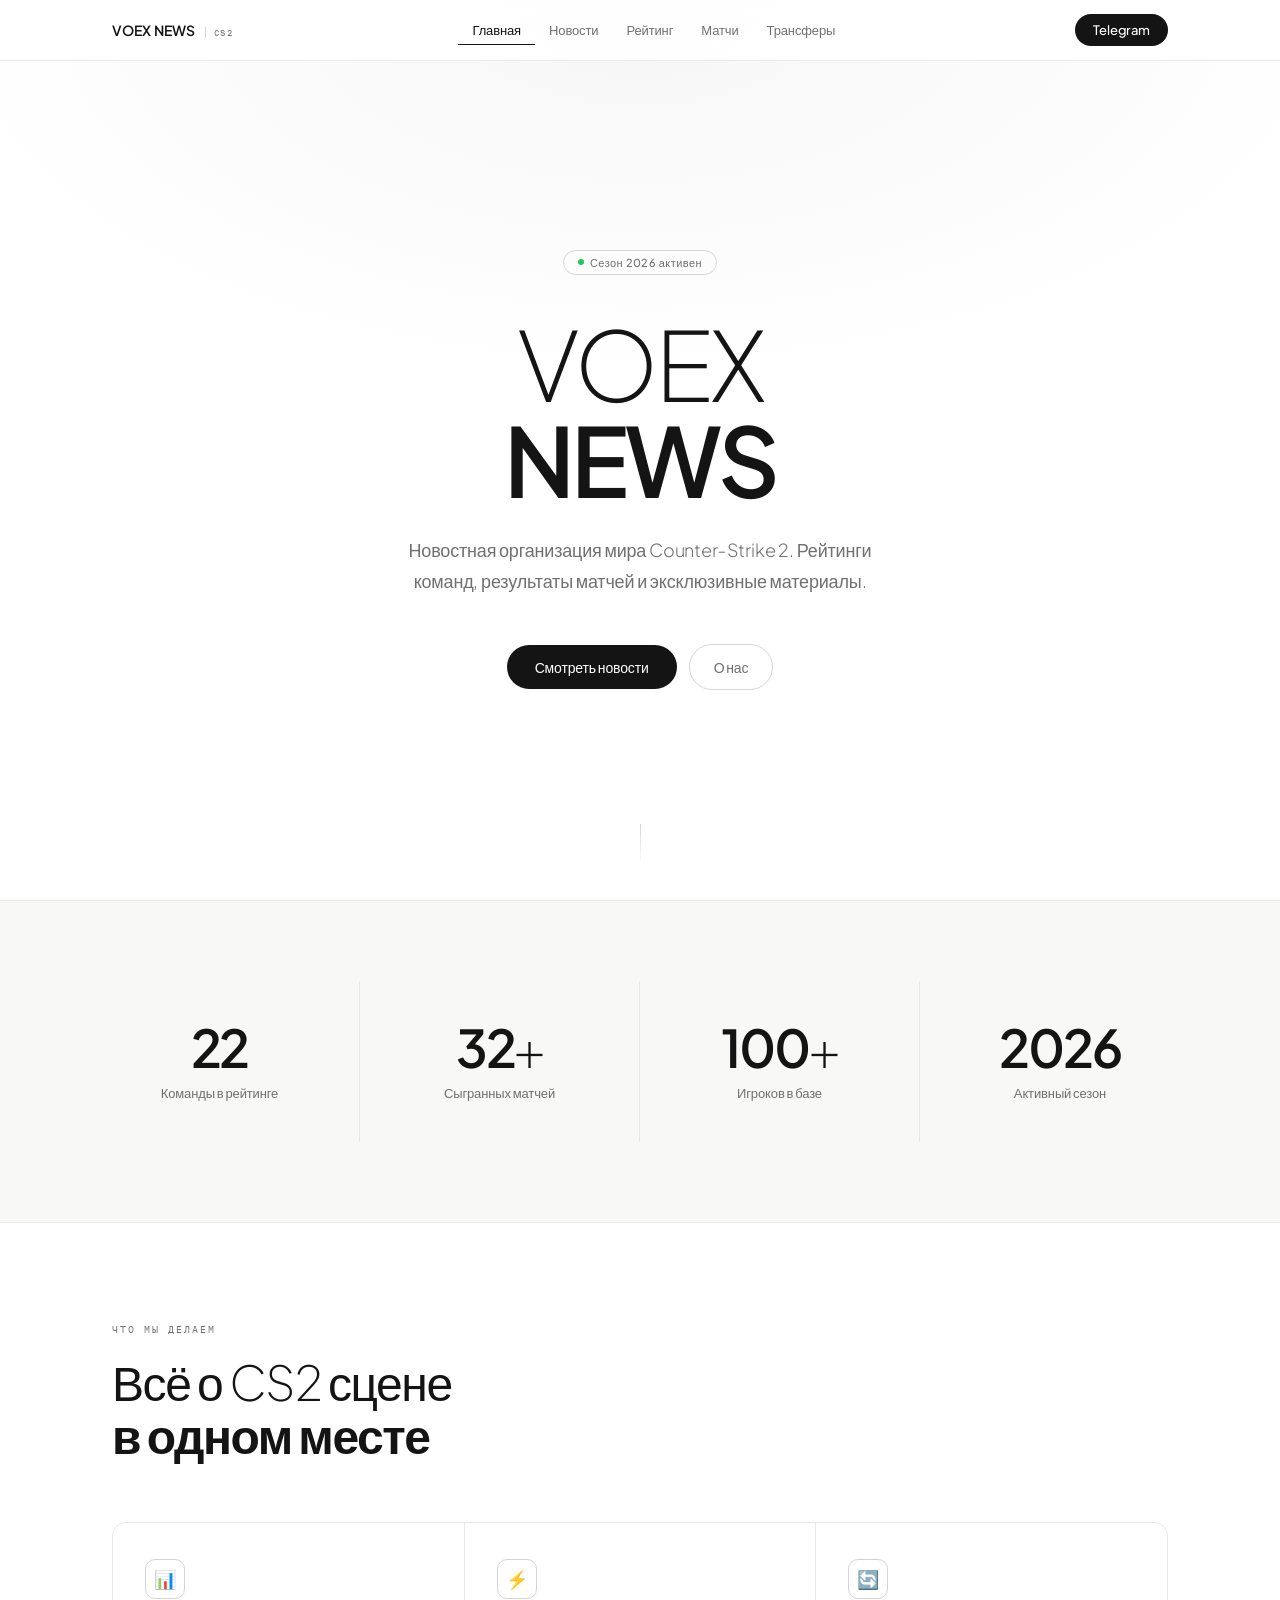
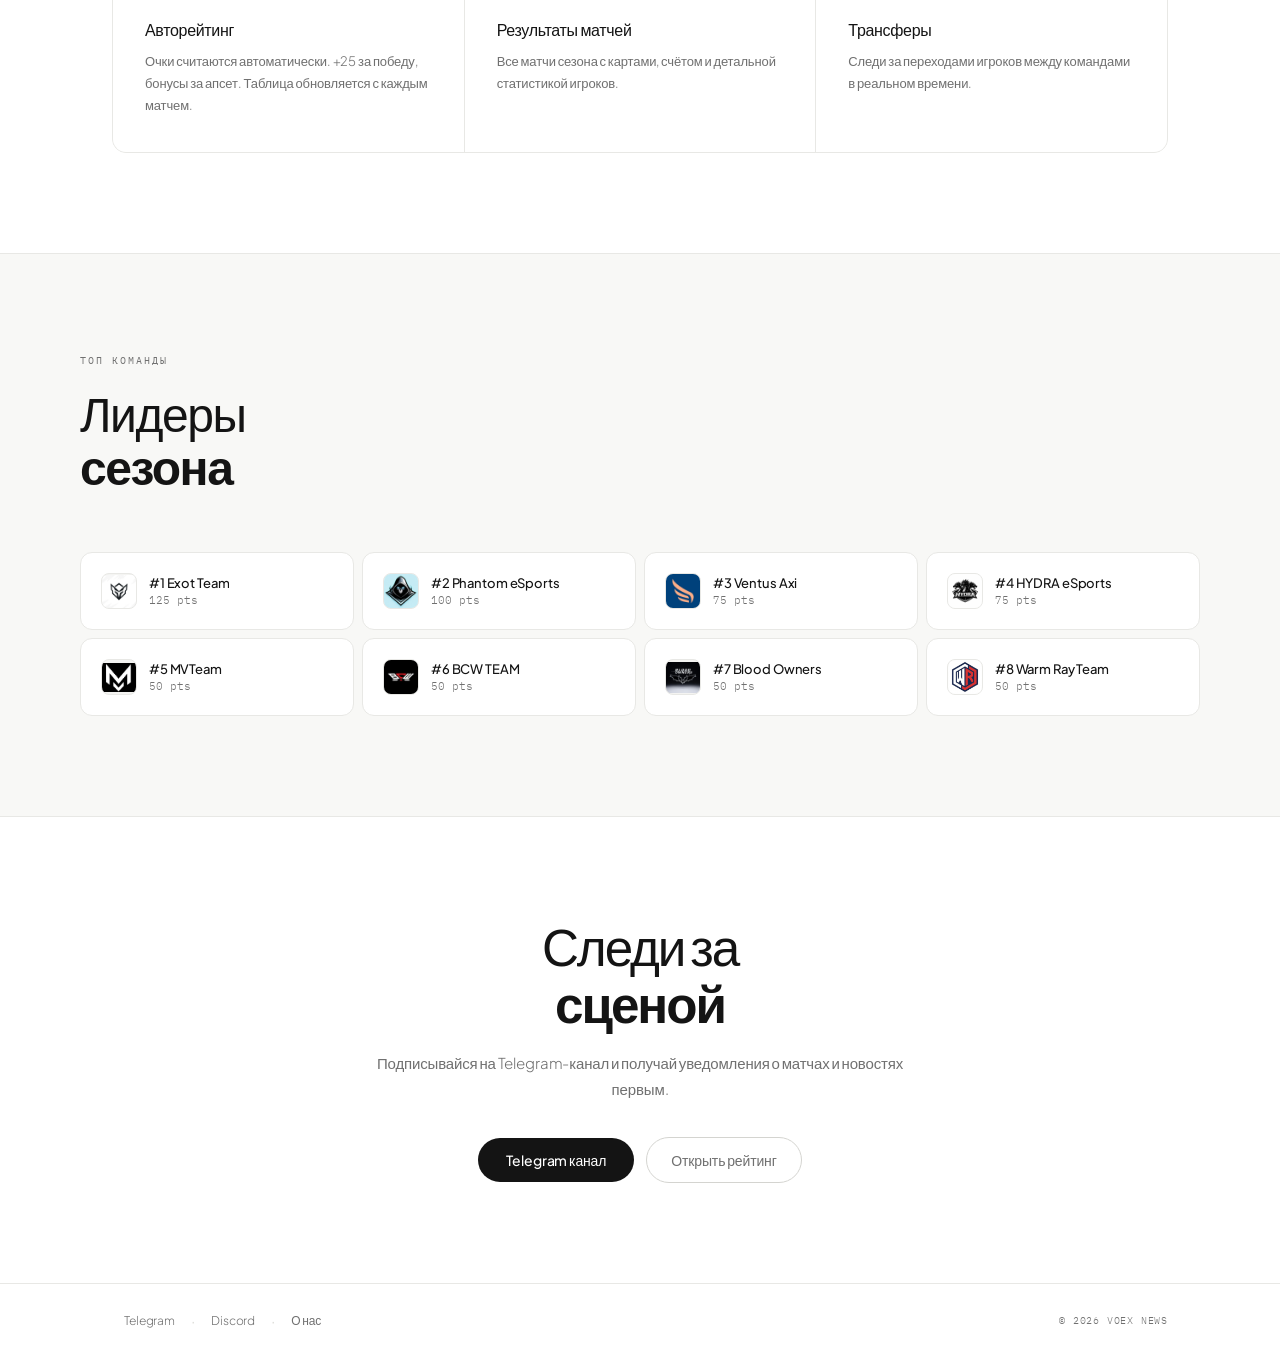
<file: index.html>
<!DOCTYPE html>
<html lang="ru">
<head>
  <meta charset="UTF-8">
  <meta name="viewport" content="width=device-width, initial-scale=1.0">
  <title>VOEX NEWS</title>
  <link href="https://fonts.googleapis.com/css2?family=Plus+Jakarta+Sans:wght@200;300;400;500;600;700&family=IBM+Plex+Mono:wght@400;500&display=swap" rel="stylesheet">
  <link rel="stylesheet" href="style.css">
  <style>
    .page-section {
      display: none;
      opacity: 0;
      transform: translateY(10px);
      transition: opacity 0.35s ease, transform 0.35s ease;
    }
    .page-section.active {
      display: block;
      opacity: 1;
      transform: translateY(0);
    }
    .hero-overlay {
      position: fixed; inset: 0;
      background: #fff;
      z-index: 1000;
      pointer-events: none;
      animation: heroReveal 1s cubic-bezier(0.4,0,0.2,1) 0.2s forwards;
    }
    @keyframes heroReveal {
      0% { opacity: 1; }
      100% { opacity: 0; visibility: hidden; }
    }
  </style>
</head>
<body>

<div class="hero-overlay"></div>
<div class="page-loader"><div class="page-loader-inner">VOEX NEWS</div></div>

<!-- HEADER -->
<header class="header">
  <div class="header-inner">
    <a href="#" class="logo-link" id="logo-home">
      <div class="logo">VOEX NEWS <span>CS2</span></div>
    </a>
    <nav class="header-nav">
      <button type="button" class="nav-link active" data-page="landing">Главная</button>
      <button type="button" class="nav-link" data-page="news-section">Новости</button>
      <button type="button" class="nav-link" data-page="teams-section">Рейтинг</button>
      <button type="button" class="nav-link" data-page="matches-section">Матчи</button>
      <button type="button" class="nav-link" data-page="transfers-section">Трансферы</button>
    </nav>
    <a href="https://t.me/voexnews" target="_blank" class="header-cta">Telegram</a>
  </div>
</header>

<!-- Основной контейнер -->
<main class="landing">

  <!-- 1. Главная (лендинг) -->
  <section id="landing" class="page-section active">
    <div class="hero">
      <div class="hero-badge">
        <span class="hero-badge-dot"></span>
        Сезон 2026 активен
      </div>
      <h1 class="hero-title">
        VOEX<br><strong>NEWS</strong>
      </h1>
      <p class="hero-sub">
        Новостная организация мира Counter‑Strike 2. Рейтинги команд, результаты матчей и эксклюзивные материалы.
      </p>
      <div class="hero-actions">
        <a href="#" class="btn-primary" id="goto-news">Смотреть новости</a>
        <a href="about.html" class="btn-secondary">О нас</a>
      </div>
      <div class="hero-scroll">
        <div class="hero-scroll-line"></div>
      </div>
    </div>

    <!-- Stats -->
    <section class="stats-section reveal-section">
      <div class="stats-inner">
        <div class="stat-item">
          <span class="stat-num"><strong id="stat-teams">24</strong></span>
          <span class="stat-label">Команды в рейтинге</span>
        </div>
        <div class="stat-item">
          <span class="stat-num"><strong id="stat-matches">30</strong><span style="font-weight:200">+</span></span>
          <span class="stat-label">Сыгранных матчей</span>
        </div>
        <div class="stat-item">
          <span class="stat-num"><strong>100</strong><span style="font-weight:200">+</span></span>
          <span class="stat-label">Игроков в базе</span>
        </div>
        <div class="stat-item">
          <span class="stat-num"><strong>2026</strong></span>
          <span class="stat-label">Активный сезон</span>
        </div>
      </div>
    </section>

    <!-- Features -->
    <section class="features-section reveal-section">
      <p class="section-eyebrow">Что мы делаем</p>
      <h2 class="section-title">Всё о CS2 сцене<br><strong>в одном месте</strong></h2>
      <div class="features-grid">
        <div class="feature-card">
          <div class="feature-icon">📊</div>
          <div class="feature-title">Авторейтинг</div>
          <div class="feature-desc">Очки считаются автоматически. +25 за победу, бонусы за апсет. Таблица обновляется с каждым матчем.</div>
        </div>
        <div class="feature-card">
          <div class="feature-icon">⚡</div>
          <div class="feature-title">Результаты матчей</div>
          <div class="feature-desc">Все матчи сезона с картами, счётом и детальной статистикой игроков.</div>
        </div>
        <div class="feature-card">
          <div class="feature-icon">🔄</div>
          <div class="feature-title">Трансферы</div>
          <div class="feature-desc">Следи за переходами игроков между командами в реальном времени.</div>
        </div>
      </div>
    </section>

    <!-- Teams preview -->
    <section class="teams-preview-section reveal-section">
      <div class="teams-preview-inner">
        <p class="section-eyebrow">Топ команды</p>
        <h2 class="section-title">Лидеры<br><strong>сезона</strong></h2>
        <div class="teams-preview-grid" id="teams-preview"></div>
      </div>
    </section>

    <!-- CTA -->
    <section class="cta-section reveal-section">
      <div class="cta-inner">
        <h2 class="cta-title">Следи за<br><strong>сценой</strong></h2>
        <p class="cta-sub">Подписывайся на Telegram-канал и получай уведомления о матчах и новостях первым.</p>
        <div class="hero-actions" style="justify-content:center">
          <a href="https://t.me/voexnews" target="_blank" class="btn-primary">Telegram канал</a>
          <a href="#" class="btn-secondary" id="goto-rating">Открыть рейтинг</a>
        </div>
      </div>
    </section>
  </section>

  <!-- 2. Новости -->
  <section id="news-section" class="page-section">
    <div class="app-main">
      <h1 class="app-section-title">Новости</h1>
      <p class="app-section-sub">Последние события CS2 сцены</p>
      <div id="news-list" class="news-list"></div>
    </div>
  </section>

  <!-- 3. Рейтинг -->
  <section id="teams-section" class="page-section">
    <div class="app-main">
      <h1 class="app-section-title">Рейтинг</h1>
      <p class="app-section-sub">Таблица считается автоматически по результатам матчей</p>
      <div id="teams-list" class="teams-list"></div>
    </div>
  </section>

  <!-- 4. Матчи -->
  <section id="matches-section" class="page-section">
    <div class="app-main">
      <h1 class="app-section-title">Матчи</h1>
      <p class="app-section-sub">Все результаты сезона</p>
      <div id="matches-list" class="matches-list"></div>
    </div>
  </section>

  <!-- 5. Трансферы -->
  <section id="transfers-section" class="page-section">
    <div class="app-main">
      <h1 class="app-section-title">Трансферы</h1>
      <p class="app-section-sub">Переходы игроков между командами</p>
      <div id="transfers-list" class="transfers-list"></div>
    </div>
  </section>

</main>

<footer class="footer">
  <div class="footer-inner">
    <div class="footer-links">
      <a class="footer-link" href="https://t.me/voexnews" target="_blank">Telegram</a>
      <span class="footer-sep">·</span>
      <a class="footer-link" href="https://discord.gg/jpZfktsR" target="_blank">Discord</a>
      <span class="footer-sep">·</span>
      <a class="footer-link" href="about.html">О нас</a>
    </div>
    <div class="footer-copy">© 2026 VOEX NEWS</div>
  </div>
</footer>

<script src="data.js"></script>
<script src="engine.js"></script>
<script>
  // ════════════ Управление вкладками ════════════
  const navButtons = document.querySelectorAll('.nav-link');
  const sections = document.querySelectorAll('.page-section');

  function switchPage(pageId) {
    navButtons.forEach(btn => btn.classList.toggle('active', btn.dataset.page === pageId));
    sections.forEach(sec => sec.classList.toggle('active', sec.id === pageId));
    sessionStorage.setItem('activePage', pageId);
    window.scrollTo({ top: 0, behavior: 'smooth' });
  }

  navButtons.forEach(btn => {
    btn.addEventListener('click', () => switchPage(btn.dataset.page));
  });

  // Восстановление вкладки
  const savedPage = sessionStorage.getItem('activePage');
  if (savedPage && document.getElementById(savedPage)) {
    switchPage(savedPage);
  }

  // Кнопки внутри лендинга
  document.getElementById('goto-news')?.addEventListener('click', (e) => {
    e.preventDefault();
    switchPage('news-section');
  });
  document.getElementById('goto-rating')?.addEventListener('click', (e) => {
    e.preventDefault();
    switchPage('teams-section');
  });
  document.getElementById('logo-home')?.addEventListener('click', (e) => {
    e.preventDefault();
    switchPage('landing');
  });

  // ════════════ Статистика и данные ════════════
  const teams = DATABASE.teams || [];
  const matches = DATABASE.matches || [];
  document.getElementById("stat-teams").textContent = teams.length;
  document.getElementById("stat-matches").textContent = matches.length;

  // Топ-8 команд
  const { finalMap, rankMap, finalSorted } = VOEX.buildRankings();
  const top8 = finalSorted.slice(0, 8);
  const svgPlaceholder = `<svg viewBox="0 0 24 24" fill="none" style="width:16px;height:16px;opacity:0.25"><rect x="2" y="2" width="20" height="20" rx="4" stroke="currentColor" stroke-width="1.5"/></svg>`;

  document.getElementById("teams-preview").innerHTML = top8.map(t => {
    const pts = finalMap.get(t.name) ?? 0;
    const rank = rankMap.get(t.name) ?? "—";
    const safeId = encodeURIComponent(t.id);
    return `
      <a href="team.html?team=${safeId}" class="team-preview-card">
        <div class="team-preview-logo">
          <img src="logo/${safeId}.jpg" alt="${t.name}" onerror="this.style.display='none'">
        </div>
        <div>
          <div class="team-preview-name">#${rank} ${t.name}</div>
          <div class="team-preview-pts">${pts} pts</div>
        </div>
      </a>`;
  }).join("");

  // ════════════ Контент вкладок ════════════
  // --- Новости ---
  const newsList = document.getElementById("news-list");
  const news = (DATABASE.news || []).filter(n => n.title);
  if (news.length > 0) {
    newsList.innerHTML = news.map(n => `
      <a href="news.html?id=${n.id}" class="news-card ${n.featured ? "featured" : ""}">
        <div class="news-card-top">
          <span class="news-cat">${n.cat || "Новость"}</span>
          <span>${n.date || ""}</span>
        </div>
        <div class="news-title">${n.title}</div>
        <p>${n.desc || ""}</p>
      </a>`).join("");
  } else {
    newsList.innerHTML = `<div class="news-empty">Новостей пока нет — следите за обновлениями</div>`;
  }

  // --- Рейтинг ---
  document.getElementById("teams-list").innerHTML = finalSorted.map((t, i) => {
    const rank = rankMap.get(t.name) ?? (i + 1);
    const pts = finalMap.get(t.name) ?? 0;
    const safeId = encodeURIComponent(t.id);
    return `
      <a href="team.html?team=${safeId}" class="team-card">
        <div class="team-rank">${rank}</div>
        <div class="team-logo">
          <img src="logo/${safeId}.jpg" alt="${t.name}" onerror="this.style.display='none'">
        </div>
        <div class="team-info">
          <div class="team-name">${t.name}</div>
          <div class="team-meta">${t.meta}</div>
        </div>
        <div class="team-points">${pts} pts</div>
      </a>`;
  }).join("");

  // --- Матчи ---
  function teamMatchBlock(name, isRight) {
    const t = (DATABASE.teams || []).find(t => t.name === name);
    const safeId = t ? encodeURIComponent(t.id) : '';
    const logoHtml = `<div class="match-team-logo">
      ${t ? `<img src="logo/${safeId}.jpg" alt="${name}" onerror="this.style.display='none'">` : `<span style="opacity:0.25">—</span>`}
    </div>`;
    const nameHtml = t
      ? `<a href="team.html?team=${safeId}" class="match-team-link">${name}</a>`
      : `<span class="match-team-plain">${name || "—"}</span>`;
    return `<div class="match-team${isRight ? " r" : ""}">${logoHtml}${nameHtml}</div>`;
  }

  const matchesList = document.getElementById("matches-list");
  if ((DATABASE.matches || []).length > 0) {
    matchesList.innerHTML = [...DATABASE.matches].reverse().map(m => `
      <div class="match-card">
        <div class="match-top">
          <span>${m.date || ""}</span>
          <span>${m.format || ""}</span>
        </div>
        <div class="match-body">
          ${teamMatchBlock(m.team1 || "", false)}
          <div class="match-score">${m.score || "—:—"}</div>
          ${teamMatchBlock(m.team2 || "", true)}
        </div>
        <div class="match-maps">
          ${(m.maps || []).filter(mp => mp && mp.trim() && mp !== "-").map(mp => `<span class="match-map-item">${mp}</span>`).join("")}
        </div>
      </div>`).join("");
  } else {
    matchesList.innerHTML = `<div class="news-empty">Матчей пока нет</div>`;
  }

  // --- Трансферы ---
  const typeLabel = {
    join: { text: "Переход", cls: "tf-join" },
    leave: { text: "Уход", cls: "tf-leave" },
    loan: { text: "Аренда", cls: "tf-loan" },
    free: { text: "Свободный", cls: "tf-free" }
  };
  const transfersList = document.getElementById("transfers-list");
  const transfers = [...(DATABASE.transfers || [])].sort((a, b) => b.id - a.id);
  if (transfers.length > 0) {
    transfersList.innerHTML = transfers.map(t => {
      const tl = typeLabel[t.type] || { text: t.type, cls: "tf-join" };
      const fromTeam = DATABASE.teams.find(x => x.name === t.from);
      const toTeam = DATABASE.teams.find(x => x.name === t.to);
      const fromLink = fromTeam
        ? `<a href="team.html?team=${encodeURIComponent(fromTeam.id)}" class="tf-team-link">${t.from}</a>`
        : `<span class="tf-team-plain">${t.from}</span>`;
      const toLink = toTeam
        ? `<a href="team.html?team=${encodeURIComponent(toTeam.id)}" class="tf-team-link">${t.to}</a>`
        : `<span class="tf-team-plain">${t.to}</span>`;
      return `
        <div class="transfer-card">
          <div class="transfer-meta">
            <span class="transfer-date">${t.date || ""}</span>
            <span class="transfer-type ${tl.cls}">${tl.text}</span>
          </div>
          <div class="transfer-body">
            <span class="transfer-player">${t.player}</span>
            <div class="transfer-route">${fromLink}<span class="transfer-arrow">→</span>${toLink}</div>
          </div>
        </div>`;
    }).join("");
  } else {
    transfersList.innerHTML = `<div class="news-empty">Трансферов пока нет</div>`;
  }

  // Intersection Observer для reveal-секций
  const revealSections = document.querySelectorAll('.reveal-section');
  const observer = new IntersectionObserver((entries) => {
    entries.forEach(entry => {
      if (entry.isIntersecting) {
        entry.target.classList.add('revealed');
        observer.unobserve(entry.target);
      }
    });
  }, { threshold: 0.15, rootMargin: '0px 0px -40px 0px' });
  revealSections.forEach(section => observer.observe(section));
</script>
</body>
</html>
</file>
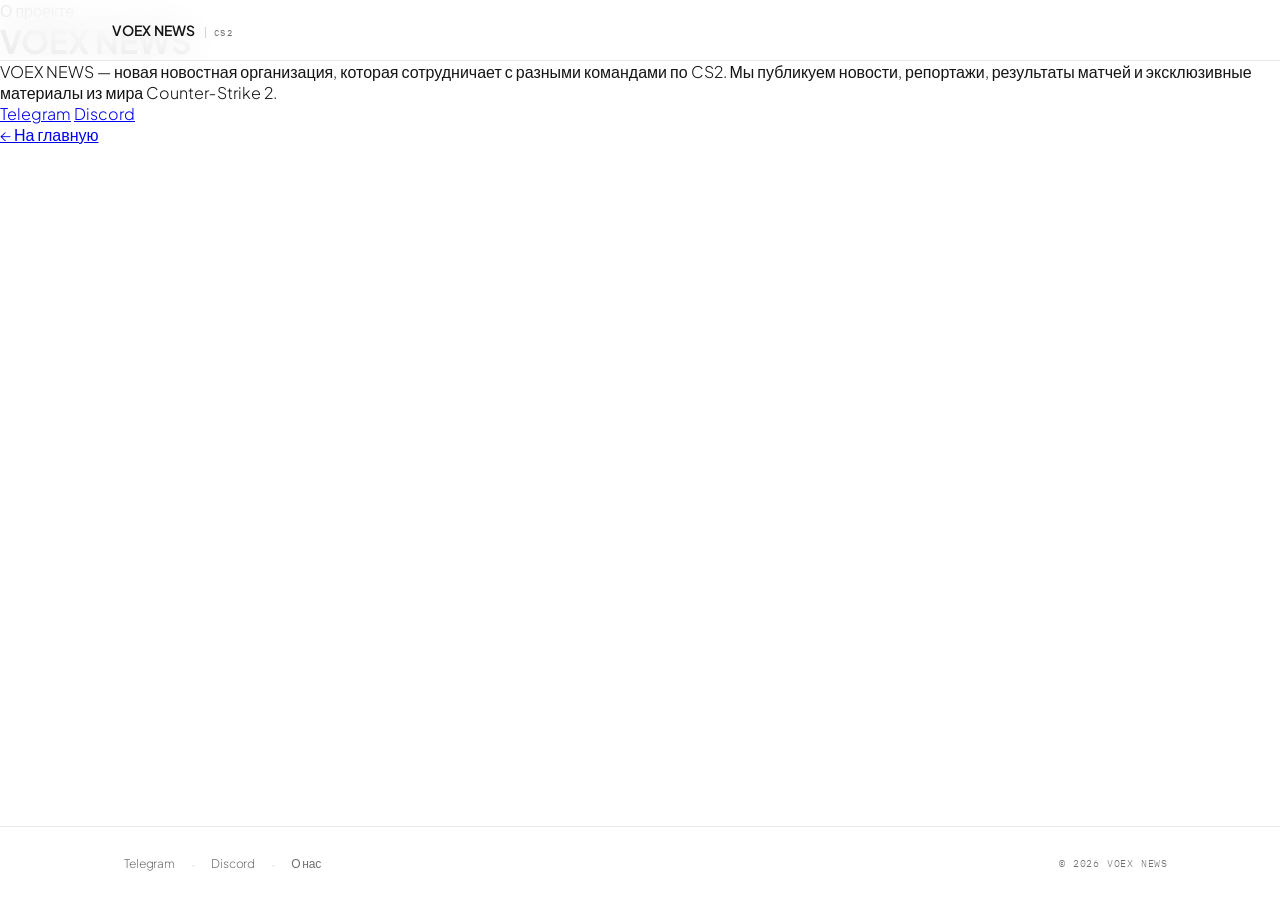
<file: about.html>
<!DOCTYPE html>
<html lang="ru">
<head>
  <meta charset="UTF-8">
  <meta name="viewport" content="width=device-width, initial-scale=1.0">
  <title>VOEX NEWS — О нас</title>
  <link href="https://fonts.googleapis.com/css2?family=Plus+Jakarta+Sans:wght@200;300;400;500;600;700&family=IBM+Plex+Mono:wght@400;500&display=swap" rel="stylesheet">
  <link rel="stylesheet" href="style.css">
</head>
<body>
<div class="page-loader"><div class="page-loader-inner">VOEX NEWS</div></div>
<header class="header">
  <div class="header-inner">
    <a href="index.html" class="logo-link"><div class="logo">VOEX NEWS <span>CS2</span></div></a>
  </div>
</header>
<main class="about">
  <div class="about-eyebrow">О проекте</div>
  <h1 class="about-title">VOEX NEWS</h1>
  <div class="about-divider"></div>
  <p class="about-text">
    VOEX NEWS — новая новостная организация, которая сотрудничает с разными командами по CS2.
    Мы публикуем новости, репортажи, результаты матчей и эксклюзивные материалы из мира Counter‑Strike 2.
  </p>
  <div class="about-links">
    <a href="https://t.me/voexnews" target="_blank" class="about-social">Telegram</a>
    <a href="https://discord.gg/jpZfktsR" target="_blank" class="about-social">Discord</a>
  </div>
  <a href="index.html" class="back-btn">← На главную</a>
</main>
<footer class="footer">
  <div class="footer-inner">
    <div class="footer-links">
      <a class="footer-link" href="https://t.me/voexnews" target="_blank">Telegram</a>
      <span class="footer-sep">·</span>
      <a class="footer-link" href="https://discord.gg/jpZfktsR" target="_blank">Discord</a>
      <span class="footer-sep">·</span>
      <a class="footer-link" href="about.html">О нас</a>
    </div>
    <div class="footer-copy">© 2026 VOEX NEWS</div>
  </div>
</footer>
</body>
</html>
</file>
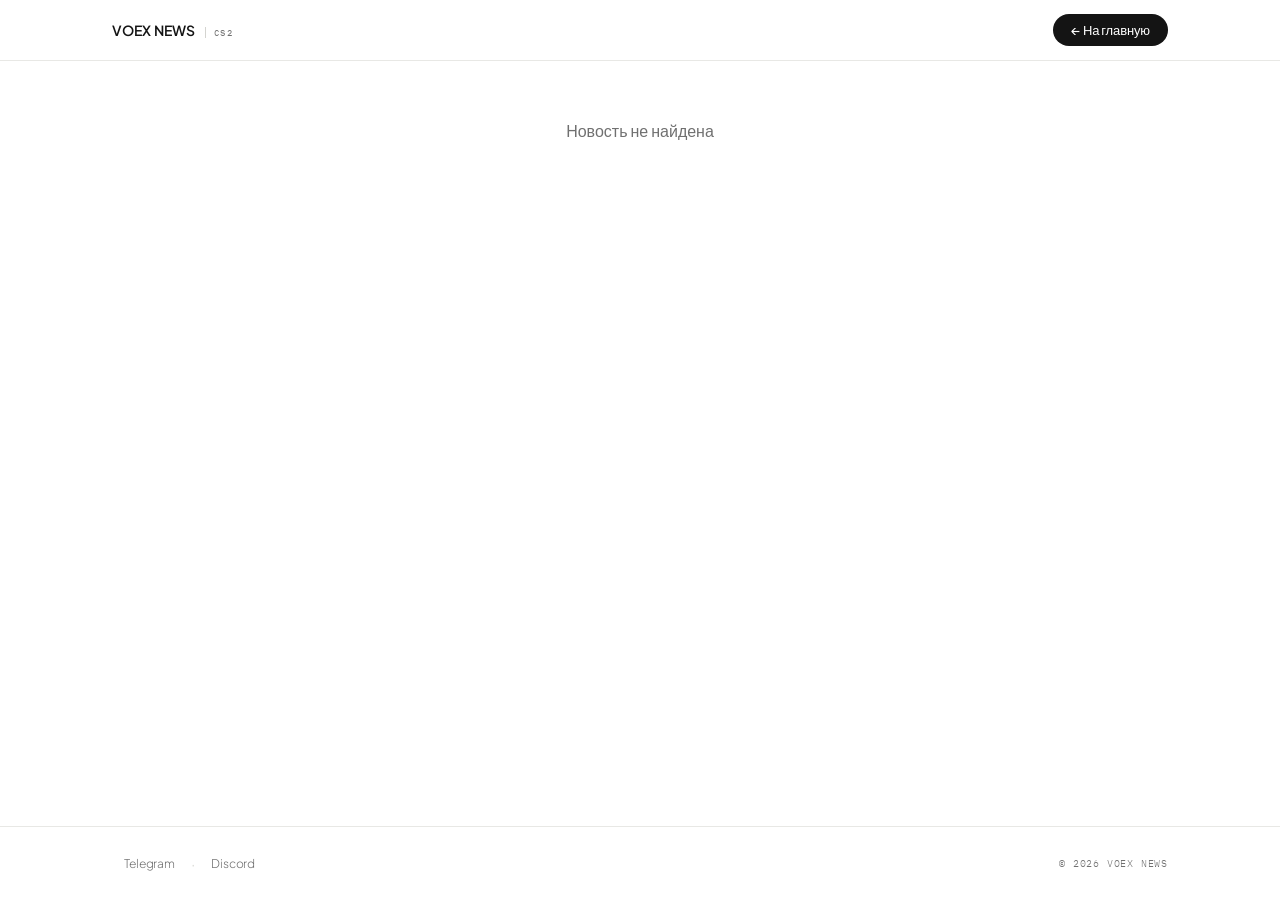
<file: news.html>
<!DOCTYPE html>
<html lang="ru">
<head>
  <meta charset="UTF-8">
  <meta name="viewport" content="width=device-width, initial-scale=1.0">
  <title>VOEX NEWS - Статья</title>
  <link href="https://fonts.googleapis.com/css2?family=Plus+Jakarta+Sans:wght@200;300;400;500;600;700&family=IBM+Plex+Mono:wght@400;500&display=swap" rel="stylesheet">
  <link rel="stylesheet" href="style.css">
  <style>
    .news-page {
      flex: 1;
      width: 100%;
      max-width: 800px;
      margin: 0 auto;
      padding: 80px var(--pad) 60px;
    }

    .news-hero-image {
      width: 100%;
      height: 400px;
      border-radius: 16px;
      background: linear-gradient(135deg, var(--bg2) 0%, var(--border) 100%);
      margin-bottom: 40px;
      overflow: hidden;
      display: flex;
      align-items: center;
      justify-content: center;
      color: var(--muted);
      font-size: 80px;
    }

    .news-hero-image img {
      width: 100%;
      height: 100%;
      object-fit: cover;
    }

    .news-meta {
      display: flex;
      align-items: center;
      gap: 16px;
      margin-bottom: 24px;
      font-family: 'IBM Plex Mono', monospace;
      font-size: 11px;
      color: var(--muted);
      text-transform: uppercase;
      letter-spacing: 0.08em;
    }

    .news-cat-badge {
      background: var(--surface2);
      padding: 4px 12px;
      border-radius: 6px;
      font-size: 10px;
    }

    .news-date {
      color: var(--muted);
    }

    .news-title {
      font-size: clamp(32px, 5vw, 48px);
      font-weight: 200;
      letter-spacing: -0.03em;
      line-height: 1.1;
      margin-bottom: 24px;
      color: var(--text);
    }

    .news-content {
      font-size: 16px;
      line-height: 1.8;
      color: var(--muted);
      font-weight: 300;
      margin-bottom: 40px;
    }

    .news-content p {
      margin-bottom: 18px;
    }

    .back-link {
      display: inline-flex;
      align-items: center;
      gap: 8px;
      padding: 10px 20px;
      border: 1px solid var(--border2);
      border-radius: 999px;
      background: var(--surface2);
      color: var(--muted);
      text-decoration: none;
      font-size: 13px;
      transition: all var(--transition);
    }

    .back-link:hover {
      color: var(--text);
      border-color: var(--border);
    }

    @media (max-width: 768px) {
      .news-page {
        padding: 60px var(--pad) 40px;
      }

      .news-hero-image {
        height: 250px;
        margin-bottom: 30px;
      }

      .news-title {
        font-size: 28px;
        margin-bottom: 20px;
      }

      .news-content {
        font-size: 14px;
        line-height: 1.7;
      }
    }
  </style>
</head>
<body>

<header class="header">
  <div class="header-inner">
    <a href="index.html" class="logo-link">
      <div class="logo">VOEX NEWS <span>CS2</span></div>
    </a>
    <div style="flex: 1;"></div>
    <a href="index.html" class="header-cta">← На главную</a>
  </div>
</header>

<main class="news-page">
  <div class="news-hero-image" id="news-image">
    📰
  </div>

  <div class="news-meta">
    <span class="news-cat-badge" id="news-cat">Новость</span>
    <span class="news-date" id="news-date">—</span>
  </div>

  <h1 class="news-title" id="news-title">—</h1>

  <div class="news-content" id="news-content">
    <!-- Заполнится JS -->
  </div>

  <a href="index.html" class="back-link">← Назад к новостям</a>
</main>

<footer class="footer">
  <div class="footer-inner">
    <div class="footer-links">
      <a class="footer-link" href="https://t.me/voexnews" target="_blank">Telegram</a>
      <span class="footer-sep">·</span>
      <a class="footer-link" href="https://discord.gg/jpZfktsR" target="_blank">Discord</a>
    </div>
    <div class="footer-copy">© 2026 VOEX NEWS</div>
  </div>
</footer>

<script src="data.js"></script>
<script>
  // Получить ID новости из URL
  function getNewsIdFromUrl() {
    const params = new URLSearchParams(window.location.search);
    return params.get('id');
  }

  // Инициализация
  function initNewsPage() {
    const newsId = getNewsIdFromUrl();
    if (!newsId) {
      document.querySelector('.news-page').innerHTML = '<p style="padding: 40px; text-align: center; color: var(--muted);">Новость не найдена</p>';
      return;
    }

    const news = getNewsById(newsId);
    if (!news) {
      document.querySelector('.news-page').innerHTML = '<p style="padding: 40px; text-align: center; color: var(--muted);">Новость не найдена</p>';
      return;
    }

    // Заполнить данные
    document.getElementById('news-cat').textContent = news.cat || 'Новость';
    document.getElementById('news-date').textContent = news.date || '';
    document.getElementById('news-title').textContent = news.title;
    document.getElementById('news-content').innerHTML = `<p>${news.content || news.desc}</p>`;

    // Обработать изображение
    const imageContainer = document.getElementById('news-image');
    if (news.image) {
      imageContainer.innerHTML = `<img src="news/${news.image}" alt="${news.title}">`;
    }

    document.title = `VOEX NEWS - ${news.title}`;
  }

  // Запустить при загрузке
  document.addEventListener('DOMContentLoaded', initNewsPage);
</script>
</body>
</html>
</file>
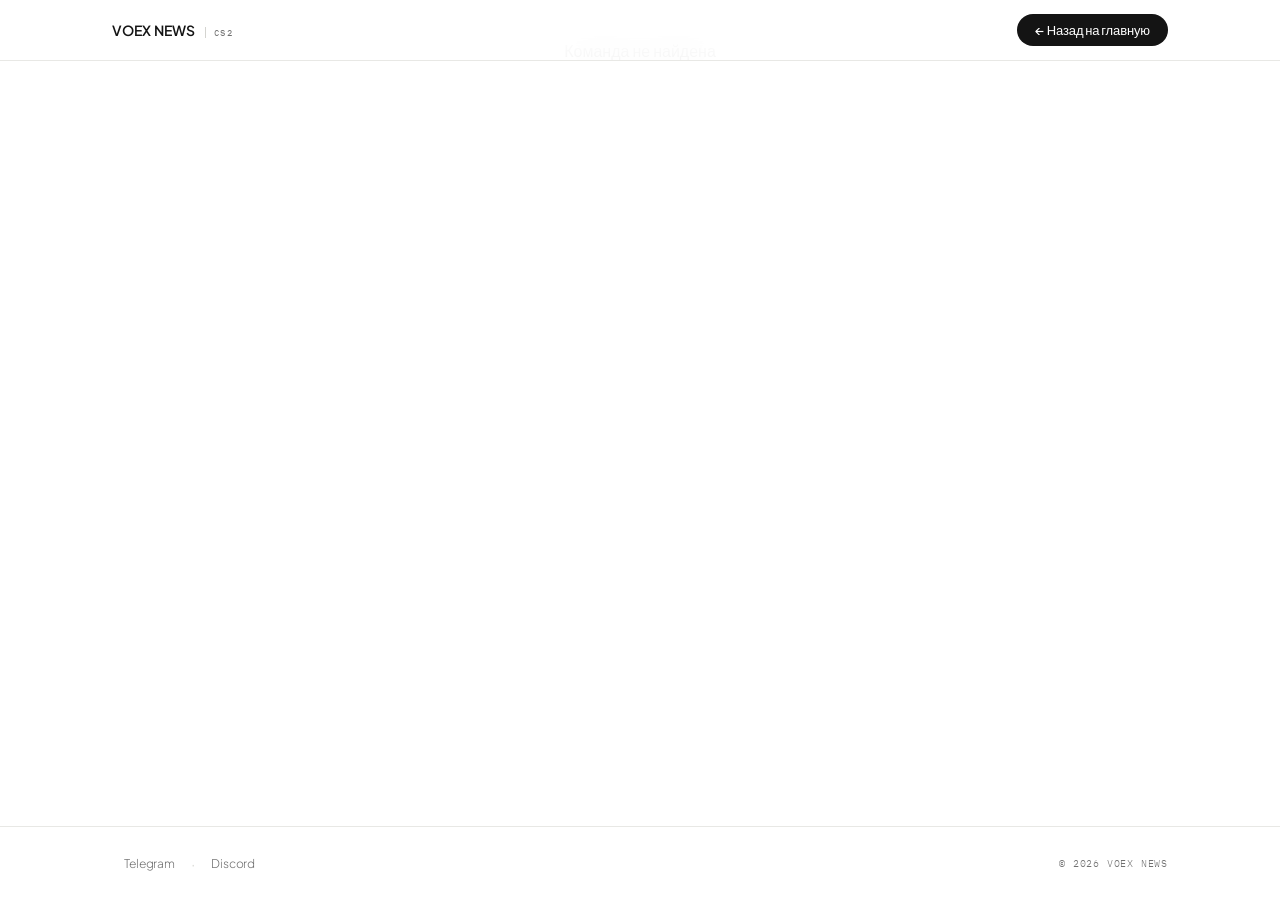
<file: team.html>
<!DOCTYPE html>
<html lang="ru">
<head>
  <meta charset="UTF-8">
  <meta name="viewport" content="width=device-width, initial-scale=1.0">
  <title>VOEX NEWS - Профиль команды</title>
  <link href="https://fonts.googleapis.com/css2?family=Plus+Jakarta+Sans:wght@200;300;400;500;600;700&family=IBM+Plex+Mono:wght@400;500&display=swap" rel="stylesheet">
  <link rel="stylesheet" href="style.css">
  <style>
    .team-page {
      flex: 1;
      width: 100%;
      max-width: 1120px;
      margin: 0 auto;
      padding: 0;
    }

    .team-hero {
      background: linear-gradient(135deg, #141414 0%, #1a1a1a 100%);
      padding: 60px var(--pad) 40px;
      display: flex;
      align-items: center;
      gap: 40px;
      color: #fff;
    }

    .team-logo-box {
      width: 140px;
      height: 140px;
      border-radius: 16px;
      background: rgba(255, 255, 255, 0.1);
      border: 2px solid rgba(255, 255, 255, 0.2);
      display: flex;
      align-items: center;
      justify-content: center;
      overflow: hidden;
      flex-shrink: 0;
    }

    .team-logo-box img {
      width: 100%;
      height: 100%;
      object-fit: contain;
      padding: 10px;
    }

    .team-logo-placeholder {
      width: 80px;
      height: 80px;
      opacity: 0.25;
      font-size: 80px;
    }

    .team-hero-info {
      flex: 1;
    }

    .team-hero-name {
      font-size: 48px;
      font-weight: 300;
      letter-spacing: -0.03em;
      margin-bottom: 8px;
    }

    .team-hero-meta {
      font-size: 14px;
      color: rgba(255, 255, 255, 0.6);
      margin-bottom: 20px;
      font-family: 'IBM Plex Mono', monospace;
    }

    .team-hero-buttons {
      display: flex;
      gap: 12px;
    }

    .team-btn {
      padding: 10px 20px;
      border-radius: 999px;
      border: 1px solid rgba(255, 255, 255, 0.3);
      background: rgba(255, 255, 255, 0.1);
      color: #fff;
      text-decoration: none;
      font-size: 13px;
      font-weight: 500;
      cursor: pointer;
      transition: all 0.24s ease;
    }

    .team-btn:hover {
      background: rgba(255, 255, 255, 0.2);
      border-color: rgba(255, 255, 255, 0.5);
    }

    .team-content {
      padding: 60px var(--pad);
    }

    .team-section {
      margin-bottom: 60px;
    }

    .team-section-title {
      font-size: 18px;
      font-weight: 500;
      margin-bottom: 30px;
      display: flex;
      align-items: center;
      gap: 10px;
    }

    .team-section-icon {
      font-size: 24px;
    }

    .team-players-grid {
      display: grid;
      grid-template-columns: repeat(auto-fit, minmax(120px, 1fr));
      gap: 20px;
      margin-bottom: 40px;
    }

    .player-card {
      background: var(--bg2);
      border: 1px solid var(--border);
      border-radius: 12px;
      padding: 16px;
      text-align: center;
      transition: all var(--transition);
    }

    .player-card:hover {
      border-color: var(--border2);
      box-shadow: 0 4px 12px rgba(0, 0, 0, 0.08);
    }

    .player-name {
      font-size: 13px;
      font-weight: 500;
      color: var(--text);
      word-break: break-word;
    }

    .achievements-list {
      display: flex;
      flex-direction: column;
      gap: 12px;
    }

    .achievement-item {
      background: var(--bg2);
      border: 1px solid var(--border);
      border-radius: 10px;
      padding: 12px 16px;
      font-size: 13px;
      color: var(--text);
      display: flex;
      align-items: center;
      gap: 10px;
    }

    .achievement-item::before {
      content: "🏆";
      font-size: 16px;
    }

    .stats-grid {
      display: grid;
      grid-template-columns: repeat(auto-fit, minmax(200px, 1fr));
      gap: 16px;
    }

    .stat-box {
      background: var(--bg2);
      border: 1px solid var(--border);
      border-radius: 12px;
      padding: 20px;
    }

    .stat-label {
      font-size: 12px;
      color: var(--muted);
      text-transform: uppercase;
      letter-spacing: 0.08em;
      font-family: 'IBM Plex Mono', monospace;
      margin-bottom: 8px;
    }

    .stat-value {
      font-size: 32px;
      font-weight: 300;
      color: var(--text);
      letter-spacing: -0.02em;
    }

    .matches-list-container {
      display: flex;
      flex-direction: column;
      gap: 8px;
    }

    .back-btn {
      display: inline-flex;
      align-items: center;
      gap: 8px;
      margin-top: 40px;
      padding: 10px 20px;
      border: 1px solid var(--border2);
      border-radius: 999px;
      background: var(--surface2);
      color: var(--muted);
      text-decoration: none;
      font-size: 13px;
      transition: all var(--transition);
    }

    .back-btn:hover {
      color: var(--text);
      border-color: var(--border);
    }

    @media (max-width: 768px) {
      .team-hero {
        flex-direction: column;
        text-align: center;
        padding: 40px var(--pad);
      }

      .team-hero-name {
        font-size: 32px;
      }

      .team-hero-buttons {
        justify-content: center;
      }

      .team-content {
        padding: 40px var(--pad);
      }

      .team-players-grid {
        grid-template-columns: repeat(auto-fit, minmax(100px, 1fr));
      }

      .stats-grid {
        grid-template-columns: repeat(2, 1fr);
      }
    }
  </style>
</head>
<body>

<header class="header">
  <div class="header-inner">
    <a href="index.html" class="logo-link">
      <div class="logo">VOEX NEWS <span>CS2</span></div>
    </a>
    <div style="flex: 1;"></div>
    <a href="index.html" class="header-cta">← Назад на главную</a>
  </div>
</header>

<main class="team-page">

  <!-- Hero -->
  <div class="team-hero">
    <div class="team-logo-box">
      <img id="team-logo-img" src="" alt="logo" onerror="this.style.display='none'">
      <div id="team-logo-placeholder" class="team-logo-placeholder">🏆</div>
    </div>
    <div class="team-hero-info">
      <h1 class="team-hero-name" id="team-name">-</h1>
      <div class="team-hero-meta" id="team-meta">-</div>
      <div class="team-hero-buttons">
        <a id="team-telegram" href="#" target="_blank" class="team-btn">Telegram</a>
        <button class="team-btn" onclick="window.location.href='index.html'">В рейтинг</button>
      </div>
    </div>
  </div>

  <!-- Content -->
  <div class="team-content">

    <!-- Состав команды -->
    <div class="team-section">
      <h2 class="team-section-title"><span class="team-section-icon">👥</span> Состав команды</h2>
      <div class="team-players-grid" id="team-players">
        <!-- Заполнится JS -->
      </div>
    </div>

    <!-- Достижения -->
    <div class="team-section">
      <h2 class="team-section-title"><span class="team-section-icon">🏅</span> Достижения</h2>
      <div class="achievements-list" id="team-achievements">
        <!-- Заполнится JS -->
      </div>
    </div>

    <!-- Статистика -->
    <div class="team-section">
      <h2 class="team-section-title"><span class="team-section-icon">📊</span> Статистика</h2>
      <div class="stats-grid" id="team-stats">
        <!-- Заполнится JS -->
      </div>
    </div>

    <!-- История матчей -->
    <div class="team-section">
      <h2 class="team-section-title"><span class="team-section-icon">🎮</span> История матчей</h2>
      <div class="matches-list-container" id="team-matches">
        <!-- Заполнится JS -->
      </div>
    </div>

    <a href="index.html" class="back-btn">← Назад в рейтинг</a>
  </div>

</main>

<footer class="footer">
  <div class="footer-inner">
    <div class="footer-links">
      <a class="footer-link" href="https://t.me/voexnews" target="_blank">Telegram</a>
      <span class="footer-sep">·</span>
      <a class="footer-link" href="https://discord.gg/jpZfktsR" target="_blank">Discord</a>
    </div>
    <div class="footer-copy">© 2026 VOEX NEWS</div>
  </div>
</footer>

<script src="data.js"></script>
<script src="engine.js"></script>
<script>
  // Получить ID команды из URL
  function getTeamFromUrl() {
    const params = new URLSearchParams(window.location.search);
    return params.get('team');
  }

  // Инициализация
  function initTeamPage() {
    const teamId = getTeamFromUrl();
    if (!teamId) {
      document.querySelector('.team-page').innerHTML = '<p style="padding: 40px; text-align: center; color: var(--muted);">Команда не найдена</p>';
      return;
    }

    const team = getTeamById(teamId);
    if (!team) {
      document.querySelector('.team-page').innerHTML = '<p style="padding: 40px; text-align: center; color: var(--muted);">Команда не найдена</p>';
      return;
    }

    // Заполнить данные команды
    document.getElementById('team-name').textContent = team.name;
    document.getElementById('team-meta').textContent = team.meta + ' • ' + team.region;
    document.getElementById('team-logo-img').src = `logo/${encodeURIComponent(team.id)}.jpg`;
    document.getElementById('team-telegram').href = team.telegram;

    // Заполнить состав
    const playersContainer = document.getElementById('team-players');
    playersContainer.innerHTML = team.players.filter(p => p.trim()).map(player => `
      <div class="player-card">
        <div class="player-name">${player}</div>
      </div>
    `).join('');

    // Заполнить достижения
    const achievementsContainer = document.getElementById('team-achievements');
    if (team.achievements && team.achievements.length > 0) {
      achievementsContainer.innerHTML = team.achievements.map(ach => `
        <div class="achievement-item">${ach}</div>
      `).join('');
    } else {
      achievementsContainer.innerHTML = '<div style="padding: 20px; text-align: center; color: var(--muted); font-size: 13px;">Нет достижений</div>';
    }

    // Получить статистику
    const { finalMap, rankMap } = VOEX.buildRankings();
    const stats = VOEX.getTeamStats(team.name);
    const rank = rankMap.get(team.name) ?? '—';
    const pts = finalMap.get(team.name) ?? 0;

    const statsContainer = document.getElementById('team-stats');
    statsContainer.innerHTML = `
      <div class="stat-box">
        <div class="stat-label">Сыграно матчей</div>
        <div class="stat-value">${stats.total}</div>
      </div>
      <div class="stat-box">
        <div class="stat-label">Побед</div>
        <div class="stat-value" style="color: #15803d;">${stats.wins}</div>
      </div>
      <div class="stat-box">
        <div class="stat-label">Поражений</div>
        <div class="stat-value" style="color: #dc2626;">${stats.losses}</div>
      </div>
      <div class="stat-box">
        <div class="stat-label">Процент побед</div>
        <div class="stat-value">${stats.winrate}%</div>
      </div>
      <div class="stat-box">
        <div class="stat-label">Место в рейтинге</div>
        <div class="stat-value">#${rank}</div>
      </div>
      <div class="stat-box">
        <div class="stat-label">Очки</div>
        <div class="stat-value">${pts}</div>
      </div>
    `;

    // Заполнить матчи
    const matches = getTeamMatches(team.name);
    const matchesContainer = document.getElementById('team-matches');
    
    if (matches.length === 0) {
      matchesContainer.innerHTML = '<div style="padding: 20px; text-align: center; color: var(--muted); font-size: 13px;">Матчи отсутствуют</div>';
    } else {
      matchesContainer.innerHTML = matches.reverse().map(m => {
        const opponent = m.team1 === team.name ? m.team2 : m.team1;
        const isWin = (m.team1 === team.name && m.score.split(':')[0] > m.score.split(':')[1]) ||
                      (m.team2 === team.name && m.score.split(':')[1] > m.score.split(':')[0]);
        
        return `
          <div class="match-card" style="margin-bottom: 8px;">
            <div class="match-top">
              <span>${m.date}</span>
              <span style="color: ${isWin ? '#15803d' : '#dc2626'}; font-weight: 500;">${isWin ? 'Победа' : 'Поражение'}</span>
            </div>
            <div class="match-body">
              <div class="match-team">${team.name}</div>
              <div class="match-score">${m.score}</div>
              <div class="match-team r">${opponent}</div>
            </div>
            <div class="match-maps">
              ${m.maps.map(map => `<span class="match-map-item">${map}</span>`).join('')}
            </div>
          </div>
        `;
      }).join('');
    }
  }

  // Запустить при загрузке
  document.addEventListener('DOMContentLoaded', initTeamPage);
</script>
</body>
</html>
</file>
<file: style.css>
@import url('https://fonts.googleapis.com/css2?family=Plus+Jakarta+Sans:wght@200;300;400;500;600;700&family=IBM+Plex+Mono:wght@400;500&display=swap');

:root {
  --bg: #ffffff;
  --bg2: #f8f8f6;
  --surface: #ffffff;
  --surface2: #f4f4f2;
  --border: #e8e8e5;
  --border2: #d4d4d0;
  --muted: #707070;
  --text: #141414;
  --accent: #141414;
  --pad: 32px;
  --radius: 14px;
  --transition: 0.24s cubic-bezier(0.4,0,0.2,1);
  --gold: #c8a84b;
  --silver: #8a9099;
  --bronze: #a0744a;
}

*, *::before, *::after { margin: 0; padding: 0; box-sizing: border-box; }
html { scroll-behavior: smooth; }

body {
  background: var(--bg);
  color: var(--text);
  font-family: 'Plus Jakarta Sans', sans-serif;
  font-weight: 300;
  min-height: 100vh;
  display: flex;
  flex-direction: column;
  overflow-x: hidden;
  -webkit-font-smoothing: antialiased;
}

::-webkit-scrollbar { width: 4px; }
::-webkit-scrollbar-track { background: var(--bg); }
::-webkit-scrollbar-thumb { background: var(--border2); border-radius: 4px; }

/* ════════════════════════════════ HEADER ════════════════════════════════ */
.header {
  position: fixed;
  top: 0;
  left: 0;
  right: 0;
  background: rgba(255, 255, 255, 0.88);
  backdrop-filter: blur(20px);
  -webkit-backdrop-filter: blur(20px);
  border-bottom: 1px solid var(--border);
  z-index: 200;
  animation: fadeDown 0.5s ease forwards;
}

@keyframes fadeDown {
  from { opacity: 0; transform: translateY(-8px); }
  to { opacity: 1; transform: translateY(0); }
}

.header-inner {
  max-width: 1120px;
  margin: 0 auto;
  padding: 0 var(--pad);
  height: 60px;
  display: flex;
  align-items: center;
  justify-content: space-between;
  gap: 24px;
}

.logo-link { text-decoration: none; color: inherit; display: flex; align-items: center; }

.logo {
  font-weight: 600;
  font-size: 14px;
  letter-spacing: 0.01em;
  color: var(--text);
  transition: opacity var(--transition);
}

.logo:hover { opacity: 0.5; }

.logo span {
  font-family: 'IBM Plex Mono', monospace;
  font-size: 9px;
  font-weight: 400;
  color: var(--muted);
  margin-left: 8px;
  border-left: 1px solid var(--border2);
  padding-left: 8px;
  vertical-align: middle;
  letter-spacing: 0.12em;
  text-transform: uppercase;
}

.header-nav {
  display: flex;
  align-items: center;
  gap: 0;
}

.nav-link {
  font-size: 13px;
  font-weight: 400;
  color: var(--muted);
  text-decoration: none;
  padding: 6px 14px;
  border: none;
  background: transparent;
  border-radius: 0;
  cursor: pointer;
  transition: color var(--transition);
  letter-spacing: -0.01em;
  font-family: 'Plus Jakarta Sans', sans-serif;
}

.nav-link:hover {
  color: var(--text);
  background: transparent;
}

.nav-link.active {
  color: var(--text);
  font-weight: 500;
  background: transparent;
  border-bottom: 1px solid var(--text);
}

.header-cta {
  font-size: 13px;
  font-weight: 500;
  color: #fff;
  background: var(--text);
  text-decoration: none;
  padding: 8px 18px;
  border-radius: 999px;
  transition: opacity var(--transition);
  letter-spacing: -0.01em;
}

.header-cta:hover { opacity: 0.7; }

/* ════════════════════════════════ LANDING PAGE ════════════════════════════════ */
.landing { flex: 1; }

.hero {
  min-height: 100vh;
  display: flex;
  flex-direction: column;
  align-items: center;
  justify-content: center;
  text-align: center;
  padding: 120px var(--pad) 80px;
  position: relative;
  overflow: hidden;
}

.hero::before {
  content: '';
  position: absolute;
  inset: 0;
  background: radial-gradient(ellipse 80% 60% at 50% 0%, rgba(20, 20, 20, 0.04) 0%, transparent 70%);
  pointer-events: none;
}

.hero-badge {
  display: inline-flex;
  align-items: center;
  gap: 6px;
  padding: 5px 14px;
  border: 1px solid var(--border2);
  border-radius: 999px;
  font-size: 11px;
  font-weight: 500;
  color: var(--muted);
  letter-spacing: 0.04em;
  margin-bottom: 40px;
  opacity: 0;
  animation: fadeUp 0.6s ease 0.2s forwards;
}

.hero-badge-dot {
  width: 6px;
  height: 6px;
  border-radius: 50%;
  background: #22c55e;
  animation: pulse 2s ease infinite;
}

@keyframes pulse {
  0%, 100% { opacity: 1; transform: scale(1); }
  50% { opacity: 0.5; transform: scale(0.8); }
}

.hero-title {
  font-size: clamp(52px, 8vw, 96px);
  font-weight: 200;
  color: var(--text);
  letter-spacing: -0.04em;
  line-height: 1;
  margin-bottom: 28px;
  opacity: 0;
  animation: fadeUp 0.7s ease 0.3s forwards;
}

.hero-title strong { font-weight: 600; }

.hero-sub {
  font-size: clamp(15px, 2vw, 18px);
  font-weight: 300;
  color: var(--muted);
  max-width: 520px;
  line-height: 1.7;
  letter-spacing: -0.01em;
  margin-bottom: 48px;
  opacity: 0;
  animation: fadeUp 0.7s ease 0.45s forwards;
}

.hero-actions {
  display: flex;
  align-items: center;
  gap: 12px;
  opacity: 0;
  animation: fadeUp 0.7s ease 0.6s forwards;
}

.btn-primary {
  font-size: 14px;
  font-weight: 500;
  color: #fff;
  background: var(--text);
  text-decoration: none;
  padding: 13px 28px;
  border-radius: 999px;
  transition: opacity var(--transition);
  letter-spacing: -0.01em;
  cursor: pointer;
  border: none;
}

.btn-primary:hover { opacity: 0.7; }

.btn-secondary {
  font-size: 14px;
  font-weight: 400;
  color: var(--muted);
  text-decoration: none;
  padding: 13px 24px;
  border-radius: 999px;
  border: 1px solid var(--border2);
  transition: all var(--transition);
  letter-spacing: -0.01em;
  background: transparent;
}

.btn-secondary:hover {
  color: var(--text);
  border-color: var(--border2);
  background: var(--surface2);
}

.hero-scroll {
  position: absolute;
  bottom: 36px;
  left: 50%;
  transform: translateX(-50%);
  font-size: 11px;
  font-weight: 400;
  color: var(--muted);
  letter-spacing: 0.08em;
  text-transform: uppercase;
  display: flex;
  flex-direction: column;
  align-items: center;
  gap: 8px;
  opacity: 0;
  animation: fadeUp 0.7s ease 1s forwards;
}

.hero-scroll-line {
  width: 1px;
  height: 40px;
  background: linear-gradient(to bottom, var(--border2), transparent);
  animation: scrollLine 2s ease infinite;
}

@keyframes scrollLine {
  0% { transform: scaleY(0); transform-origin: top; }
  50% { transform: scaleY(1); transform-origin: top; }
  51% { transform: scaleY(1); transform-origin: bottom; }
  100% { transform: scaleY(0); transform-origin: bottom; }
}

.reveal-section {
  opacity: 0;
  transform: translateY(24px);
  transition: opacity 0.7s ease, transform 0.7s cubic-bezier(0.4, 0, 0.2, 1);
}

.reveal-section.revealed {
  opacity: 1;
  transform: translateY(0);
}

/* Stats section */
.stats-section {
  padding: 80px var(--pad);
  border-top: 1px solid var(--border);
  border-bottom: 1px solid var(--border);
  background: var(--bg2);
}

.stats-inner {
  max-width: 1120px;
  margin: 0 auto;
  display: grid;
  grid-template-columns: repeat(4, 1fr);
  gap: 0;
}

.stat-item {
  padding: 40px 32px;
  border-right: 1px solid var(--border);
  text-align: center;
}

.stat-item:last-child { border-right: none; }

.stat-num {
  font-size: 52px;
  font-weight: 200;
  color: var(--text);
  letter-spacing: -0.04em;
  line-height: 1;
  margin-bottom: 8px;
  display: block;
}

.stat-num strong { font-weight: 600; }

.stat-label {
  font-size: 13px;
  font-weight: 300;
  color: var(--muted);
  letter-spacing: -0.01em;
}

/* Features section */
.features-section {
  padding: 100px var(--pad);
  max-width: 1120px;
  margin: 0 auto;
}

.section-eyebrow {
  font-family: 'IBM Plex Mono', monospace;
  font-size: 10px;
  font-weight: 400;
  color: var(--muted);
  letter-spacing: 0.2em;
  text-transform: uppercase;
  margin-bottom: 20px;
}

.section-title {
  font-size: clamp(32px, 4vw, 48px);
  font-weight: 200;
  color: var(--text);
  letter-spacing: -0.03em;
  line-height: 1.1;
  margin-bottom: 60px;
  max-width: 560px;
}

.section-title strong { font-weight: 600; }

.features-grid {
  display: grid;
  grid-template-columns: repeat(3, 1fr);
  gap: 1px;
  background: var(--border);
  border: 1px solid var(--border);
  border-radius: var(--radius);
  overflow: hidden;
}

.feature-card {
  background: var(--bg);
  padding: 36px 32px;
  transition: background var(--transition);
}

.feature-card:hover { background: var(--bg2); }

.feature-icon {
  width: 40px;
  height: 40px;
  border: 1px solid var(--border2);
  border-radius: 10px;
  display: flex;
  align-items: center;
  justify-content: center;
  margin-bottom: 20px;
  font-size: 18px;
}

.feature-title {
  font-size: 16px;
  font-weight: 500;
  color: var(--text);
  letter-spacing: -0.02em;
  margin-bottom: 10px;
}

.feature-desc {
  font-size: 13px;
  font-weight: 300;
  color: var(--muted);
  line-height: 1.7;
  letter-spacing: -0.01em;
}

/* Teams preview section */
.teams-preview-section {
  padding: 100px var(--pad);
  background: var(--bg2);
  border-top: 1px solid var(--border);
}

.teams-preview-inner {
  max-width: 1120px;
  margin: 0 auto;
}

.teams-preview-grid {
  display: grid;
  grid-template-columns: repeat(4, 1fr);
  gap: 8px;
  margin-top: 48px;
}

.team-preview-card {
  background: var(--bg);
  border: 1px solid var(--border);
  border-radius: 12px;
  padding: 20px;
  display: flex;
  align-items: center;
  gap: 12px;
  text-decoration: none;
  color: inherit;
  transition: all var(--transition);
}

.team-preview-card:hover {
  border-color: var(--border2);
  box-shadow: 0 4px 20px rgba(0, 0, 0, 0.06);
  transform: translateY(-2px);
}

.team-preview-logo {
  width: 36px;
  height: 36px;
  border-radius: 8px;
  background: var(--surface2);
  border: 1px solid var(--border);
  display: flex;
  align-items: center;
  justify-content: center;
  overflow: hidden;
  flex-shrink: 0;
}

.team-preview-logo img,
.team-logo img,
.match-team-logo img {
  width: 100%;
  height: 100%;
  object-fit: contain;
  padding: 0;
}

.team-preview-name {
  font-size: 13px;
  font-weight: 500;
  color: var(--text);
  letter-spacing: -0.01em;
  white-space: nowrap;
  overflow: hidden;
  text-overflow: ellipsis;
}

.team-preview-pts {
  font-family: 'IBM Plex Mono', monospace;
  font-size: 11px;
  color: var(--muted);
  margin-top: 2px;
}

/* CTA section */
.cta-section {
  padding: 100px var(--pad);
  text-align: center;
  border-top: 1px solid var(--border);
}

.cta-inner { max-width: 560px; margin: 0 auto; }

.cta-title {
  font-size: clamp(32px, 4vw, 52px);
  font-weight: 200;
  color: var(--text);
  letter-spacing: -0.04em;
  line-height: 1.1;
  margin-bottom: 20px;
}

.cta-title strong { font-weight: 600; }

.cta-sub {
  font-size: 15px;
  font-weight: 300;
  color: var(--muted);
  margin-bottom: 36px;
  line-height: 1.7;
  letter-spacing: -0.01em;
}

/* ════════════════════════════════ СТРАНИЦЫ (page-section) ════════════════════════════════ */
.page-section:not(#landing) {
  padding-top: 80px;
}

.app-main {
  max-width: 1120px;
  margin: 0 auto;
  padding: 0 var(--pad) 60px;
}

.app-section-title {
  font-size: clamp(32px, 5vw, 48px);
  font-weight: 300;
  color: var(--text);
  letter-spacing: -0.03em;
  margin-bottom: 10px;
}

.app-section-sub {
  font-size: 15px;
  color: var(--muted);
  font-weight: 300;
  margin-bottom: 40px;
  letter-spacing: -0.01em;
}

/* ════════════════════════════════ NEWS ════════════════════════════════ */
.news-list { display: flex; flex-direction: column; gap: 0; }

.news-card {
  border-bottom: 1px solid var(--border);
  padding: 24px 0 24px 20px;
  cursor: pointer;
  transition: all var(--transition);
  opacity: 0;
  animation: fadeUp 0.4s ease forwards;
  text-decoration: none;
  color: inherit;
  display: block;
}

.news-card:hover {
  background: var(--bg2);
  padding-left: 32px;
  padding-right: 16px;
  margin: 0 -16px;
}

.news-card.featured .news-title { font-size: 26px; }

.news-card-top {
  display: flex;
  justify-content: space-between;
  align-items: center;
  font-size: 11px;
  font-weight: 400;
  color: var(--muted);
  font-family: 'IBM Plex Mono', monospace;
  margin-bottom: 8px;
  gap: 8px;
  letter-spacing: 0.06em;
  text-transform: uppercase;
}

.news-cat {
  background: var(--surface2);
  padding: 2px 8px;
  border-radius: 4px;
  font-size: 10px;
  letter-spacing: 0.1em;
}

.news-title {
  font-size: 18px;
  font-weight: 400;
  margin-bottom: 6px;
  line-height: 1.3;
  letter-spacing: -0.02em;
  color: var(--text);
}

.news-card p {
  font-size: 13px;
  color: var(--muted);
  line-height: 1.7;
  font-weight: 300;
}

.news-empty {
  padding: 60px 0 60px 20px;
  color: var(--muted);
  font-family: 'IBM Plex Mono', monospace;
  font-size: 11px;
  letter-spacing: 0.14em;
  text-transform: uppercase;
}

/* ════════════════════════════════ TEAMS ════════════════════════════════ */
.teams-list { display: flex; flex-direction: column; gap: 0; }

.team-card {
  border-bottom: 1px solid var(--border);
  padding: 13px 0;
  display: flex;
  align-items: center;
  gap: 16px;
  text-decoration: none;
  color: inherit;
  transition: all var(--transition);
  opacity: 0;
  animation: fadeUp 0.4s ease forwards;
}

.team-card:hover {
  background: var(--bg2);
  padding-left: 14px;
  padding-right: 14px;
  margin: 0 -14px;
}

.team-rank {
  width: 26px;
  height: 26px;
  font-family: 'IBM Plex Mono', monospace;
  font-size: 11px;
  display: flex;
  align-items: center;
  justify-content: center;
  font-weight: 400;
  flex-shrink: 0;
  color: var(--muted);
  border: 1px solid var(--border);
  border-radius: 6px;
}

.team-card:nth-child(1) .team-rank {
  color: var(--gold);
  border-color: var(--gold);
  background: rgba(200, 168, 75, 0.08);
}

.team-card:nth-child(2) .team-rank {
  color: var(--silver);
  border-color: var(--silver);
  background: rgba(138, 144, 153, 0.08);
}

.team-card:nth-child(3) .team-rank {
  color: var(--bronze);
  border-color: var(--bronze);
  background: rgba(160, 116, 74, 0.08);
}

.team-logo {
  width: 32px;
  height: 32px;
  border-radius: 8px;
  background: var(--surface2);
  border: 1px solid var(--border);
  display: flex;
  align-items: center;
  justify-content: center;
  flex-shrink: 0;
  overflow: hidden;
}

.team-info { flex: 1; min-width: 0; }

.team-name {
  font-size: 14px;
  font-weight: 500;
  letter-spacing: -0.01em;
  color: var(--text);
  white-space: nowrap;
  overflow: hidden;
  text-overflow: ellipsis;
}

.team-meta {
  font-size: 11px;
  color: var(--muted);
  margin-top: 1px;
  font-family: 'IBM Plex Mono', monospace;
  letter-spacing: 0.06em;
  text-transform: uppercase;
}

.team-points {
  font-family: 'IBM Plex Mono', monospace;
  font-size: 12px;
  font-weight: 400;
  color: var(--muted);
  flex-shrink: 0;
}

/* ════════════════════════════════ MATCHES ════════════════════════════════ */
.matches-list { display: flex; flex-direction: column; gap: 8px; }

.match-card {
  background: var(--bg);
  border: 1px solid var(--border);
  border-radius: var(--radius);
  padding: 14px 18px;
  transition: all var(--transition);
  opacity: 0;
  animation: fadeUp 0.4s ease forwards;
  text-decoration: none;
  color: inherit;
  display: block;
}

.match-card:hover {
  border-color: var(--border2);
  box-shadow: 0 4px 20px rgba(0, 0, 0, 0.06);
  transform: translateY(-1px);
}

.match-top {
  display: flex;
  justify-content: space-between;
  align-items: center;
  font-size: 10px;
  color: var(--muted);
  font-family: 'IBM Plex Mono', monospace;
  margin-bottom: 10px;
  letter-spacing: 0.08em;
  text-transform: uppercase;
}

.match-body {
  display: grid;
  grid-template-columns: 1fr auto 1fr;
  align-items: center;
  gap: 14px;
}

.match-team {
  display: flex;
  align-items: center;
  gap: 8px;
  font-weight: 500;
  font-size: 14px;
  letter-spacing: -0.01em;
  min-width: 0;
  color: var(--text);
}

.match-team.r {
  justify-content: flex-end;
  flex-direction: row-reverse;
}

.match-team-link {
  color: inherit;
  text-decoration: none;
  font-weight: 500;
  transition: opacity var(--transition);
  white-space: nowrap;
  overflow: hidden;
  text-overflow: ellipsis;
  min-width: 0;
}

.match-team-link:hover { opacity: 0.5; }

.match-team-plain { font-weight: 500; }

.match-score {
  font-family: 'IBM Plex Mono', monospace;
  font-size: 13px;
  font-weight: 500;
  padding: 5px 14px;
  background: var(--surface2);
  border: 1px solid var(--border);
  border-radius: 8px;
  color: var(--text);
  text-align: center;
  white-space: nowrap;
  letter-spacing: 0.06em;
  flex-shrink: 0;
}

.match-maps {
  margin-top: 9px;
  font-family: 'IBM Plex Mono', monospace;
  font-size: 10px;
  color: var(--muted);
  display: flex;
  justify-content: center;
  gap: 8px;
  flex-wrap: wrap;
  letter-spacing: 0.06em;
}

.match-map-item {
  padding: 2px 8px;
  background: var(--surface2);
  border-radius: 4px;
  border: 1px solid var(--border);
}

.match-team-logo {
  width: 22px;
  height: 22px;
  border-radius: 5px;
  background: var(--surface2);
  border: 1px solid var(--border);
  display: flex;
  align-items: center;
  justify-content: center;
  overflow: hidden;
}

/* ════════════════════════════════ TRANSFERS ════════════════════════════════ */
.transfers-list { display: flex; flex-direction: column; gap: 0; }

.transfer-card {
  border-bottom: 1px solid var(--border);
  padding: 18px 0;
  transition: all var(--transition);
  opacity: 0;
  animation: fadeUp 0.4s ease forwards;
}

.transfer-card:hover {
  background: var(--bg2);
  padding-left: 14px;
  padding-right: 14px;
  margin: 0 -14px;
}

.transfer-meta {
  display: flex;
  align-items: center;
  gap: 10px;
  margin-bottom: 8px;
}

.transfer-date {
  font-family: 'IBM Plex Mono', monospace;
  font-size: 10px;
  color: var(--muted);
  letter-spacing: 0.08em;
  text-transform: uppercase;
}

.transfer-type {
  font-size: 10px;
  font-weight: 500;
  padding: 2px 9px;
  border-radius: 999px;
  letter-spacing: 0.04em;
}

.tf-join { background: rgba(34, 197, 94, 0.1); color: #15803d; }
.tf-leave { background: rgba(20, 20, 20, 0.06); color: var(--muted); }
.tf-loan { background: rgba(59, 130, 246, 0.1); color: #1d4ed8; }
.tf-free { background: rgba(245, 158, 11, 0.1); color: #b45309; }

.transfer-body {
  display: flex;
  align-items: center;
  gap: 16px;
  flex-wrap: wrap;
}

.transfer-player {
  font-size: 15px;
  font-weight: 500;
  color: var(--text);
  letter-spacing: -0.01em;
}

.transfer-route {
  display: flex;
  align-items: center;
  gap: 8px;
}

.tf-team-link {
  font-size: 13px;
  font-weight: 400;
  color: var(--muted);
  text-decoration: none;
  transition: color var(--transition);
}

.tf-team-link:hover { color: var(--text); }

.tf-team-plain {
  font-size: 13px;
  color: var(--muted);
}

.transfer-arrow {
  color: var(--border2);
  font-size: 14px;
}

/* ════════════════════════════════ FOOTER ════════════════════════════════ */
.footer {
  border-top: 1px solid var(--border);
  padding: 24px 0;
  background: var(--bg);
  margin-top: auto;
}

.footer-inner {
  max-width: 1120px;
  margin: 0 auto;
  padding: 0 var(--pad);
  display: flex;
  justify-content: space-between;
  align-items: center;
}

.footer-links { display: flex; align-items: center; gap: 4px; }

.footer-link {
  font-size: 12px;
  font-weight: 300;
  color: var(--muted);
  text-decoration: none;
  padding: 5px 12px;
  border-radius: 999px;
  letter-spacing: -0.01em;
  transition: all var(--transition);
}

.footer-link:hover {
  color: var(--text);
  background: var(--surface2);
}

.footer-sep { color: var(--border2); }

.footer-copy {
  font-family: 'IBM Plex Mono', monospace;
  font-size: 10px;
  color: var(--muted);
  letter-spacing: 0.08em;
  text-transform: uppercase;
}

/* ════════════════════════════════ PAGE LOADER ════════════════════════════════ */
.page-loader {
  position: fixed;
  inset: 0;
  background: #fff;
  z-index: 9999;
  display: flex;
  align-items: center;
  justify-content: center;
  animation: loaderOut 0.4s ease 0.7s forwards;
  pointer-events: none;
}

.page-loader-inner {
  font-family: 'IBM Plex Mono', monospace;
  font-size: 11px;
  color: var(--muted);
  letter-spacing: 0.4em;
  text-transform: uppercase;
  animation: loaderPulse 0.6s ease infinite alternate;
}

@keyframes loaderPulse { to { opacity: 0.2; } }
@keyframes loaderOut { to { opacity: 0; visibility: hidden; } }

/* ════════════════════════════════ ANIMATIONS ════════════════════════════════ */
@keyframes fadeUp { from { opacity: 0; transform: translateY(10px); } to { opacity: 1; transform: translateY(0); } }

.news-card:nth-child(1) { animation-delay: 0.04s; }
.news-card:nth-child(2) { animation-delay: 0.08s; }
.news-card:nth-child(3) { animation-delay: 0.12s; }
.news-card:nth-child(4) { animation-delay: 0.16s; }
.news-card:nth-child(5) { animation-delay: 0.20s; }

.team-card:nth-child(1) { animation-delay: 0.03s; }
.team-card:nth-child(2) { animation-delay: 0.06s; }
.team-card:nth-child(3) { animation-delay: 0.09s; }
.team-card:nth-child(4) { animation-delay: 0.12s; }
.team-card:nth-child(5) { animation-delay: 0.15s; }

.match-card:nth-child(1) { animation-delay: 0.04s; }
.match-card:nth-child(2) { animation-delay: 0.08s; }
.match-card:nth-child(3) { animation-delay: 0.12s; }
.match-card:nth-child(4) { animation-delay: 0.16s; }
.match-card:nth-child(5) { animation-delay: 0.20s; }

.transfer-card:nth-child(1) { animation-delay: 0.04s; }
.transfer-card:nth-child(2) { animation-delay: 0.08s; }
.transfer-card:nth-child(3) { animation-delay: 0.12s; }
.transfer-card:nth-child(4) { animation-delay: 0.16s; }
.transfer-card:nth-child(5) { animation-delay: 0.20s; }

/* ════════════════════════════════ MOBILE ════════════════════════════════ */
@media (max-width: 900px) {
  .stats-inner { grid-template-columns: repeat(2, 1fr); }
  .stat-item:nth-child(2) { border-right: none; }
  .features-grid { grid-template-columns: 1fr; }
  .teams-preview-grid { grid-template-columns: repeat(2, 1fr); }
}

@media (max-width: 768px) {
  :root { --pad: 18px; }
  .header-inner { height: 54px; }
  .header-nav { display: none; }
  .hero-title { font-size: clamp(38px, 10vw, 64px); }
  .app-section-title { font-size: 22px; }
  .team-card { padding: 11px 0; gap: 13px; }
  .match-card { padding: 12px 14px; }
  .match-team { font-size: 13px; gap: 7px; }
  .match-score { font-size: 12px; padding: 4px 11px; }
  .match-body { gap: 10px; }
  .match-team-logo { width: 20px; height: 20px; }
  .footer-inner { flex-direction: column; gap: 12px; text-align: center; }
  .footer-links { justify-content: center; }
  .teams-preview-grid { grid-template-columns: repeat(2, 1fr); }
}

@media (max-width: 480px) {
  :root { --pad: 16px; }
  .hero-title { font-size: 36px; }
  .stats-inner { grid-template-columns: 1fr 1fr; }
  .stat-item { padding: 28px 20px; }
  .stat-num { font-size: 38px; }
  .teams-preview-grid { grid-template-columns: 1fr; }
  .match-team { font-size: 12px; }
  .match-score { font-size: 11px; padding: 4px 9px; }
  .match-body { gap: 6px; }
  .match-team-logo { width: 18px; height: 18px; }
}
</file>
